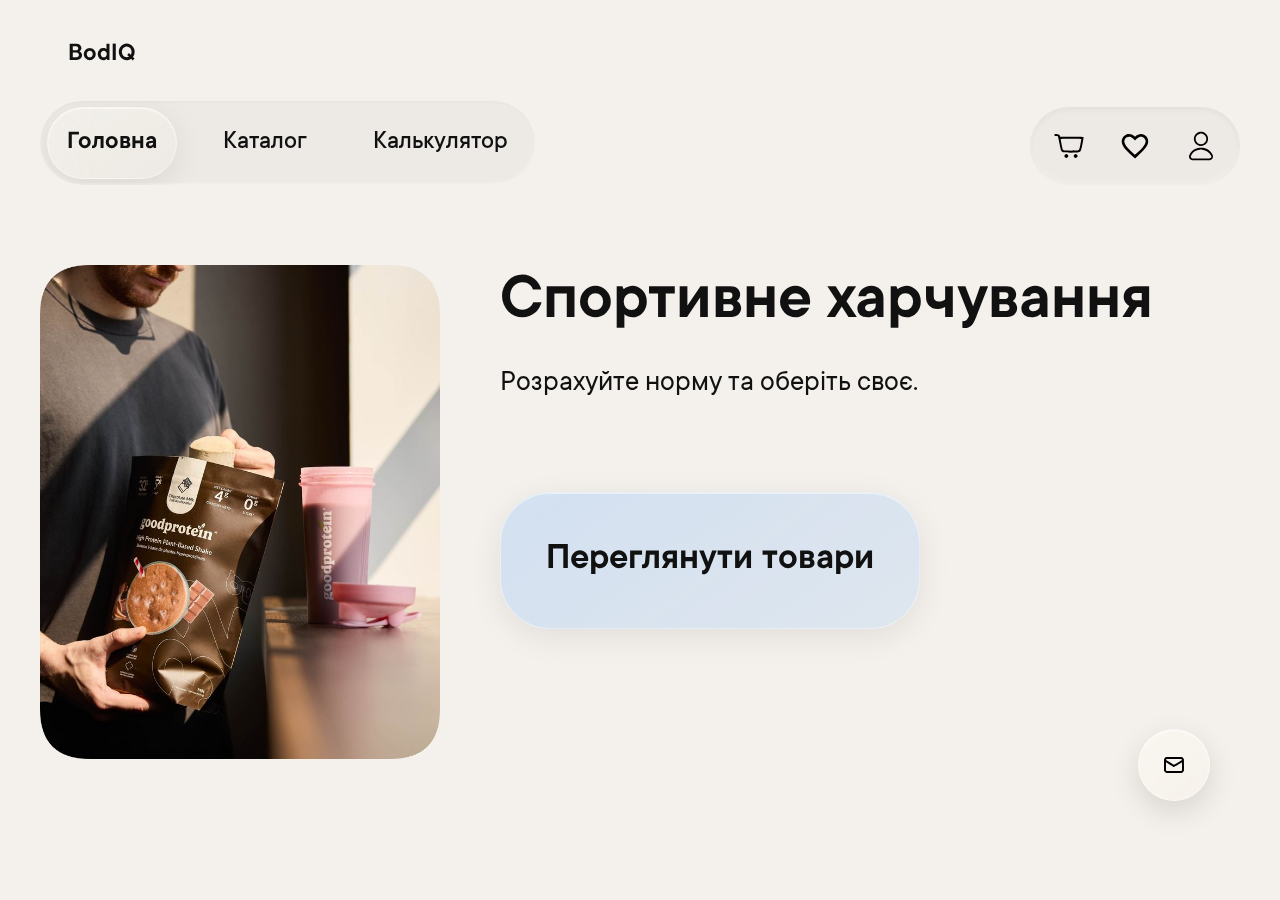
<file: index.html>
<!DOCTYPE html>
<html lang="uk">
<head>
  <meta charset="UTF-8">
  <meta name="viewport" content="width=device-width, initial-scale=1.0">
  <title>BodIQ</title>

  <!-- Шрифты -->
  <link rel="stylesheet" href="fonts.css">

  <!-- Основные стили -->
  <link rel="stylesheet" href="style.css">
</head>
<body>
  <header class="header container">

    <div class="header-left">
      <div class="logo">BodIQ</div>

      <nav class="nav">

  <span class="nav-indicator"></span>

  <a href="index.html" class="nav-item active">Головна</a>
  <a href="catalog.html" class="nav-item">Каталог</a>
  <a href="calculator.html" class="nav-item">Калькулятор</a>

</nav>
    </div>

    <div class="icons">
  <span class="icons-indicator"></span>

  <a class="icon-btn" href="#">
    <img src="icons/cart.svg" alt="Кошик">
  </a>

  <a class="icon-btn" href="#">
    <img src="icons/heart.svg" alt="Список бажань">
  </a>

  <a class="icon-btn" href="#">
    <img src="icons/user.svg" alt="Особистий кабінет">
  </a>
</div>

  </header>

  <main class="container hero">

    <div class="hero-image">
      <img src="images/protein-hero.png" alt="Спортивне харчування">
    </div>

    <div class="hero-content">
      <h1>Спортивне харчування</h1>
      <p>Розрахуйте норму та оберіть своє.</p>
      <a href="catalog.html" class="btn">Переглянути товари</a>
    </div>

    <a href="#" class="floating-mail">
      <img src="icons/mail.svg" alt="Зв'язатися">
    </a>

  </main>

    </main>
  
  <script src="script.js"></script>

</body>
</html>
</file>
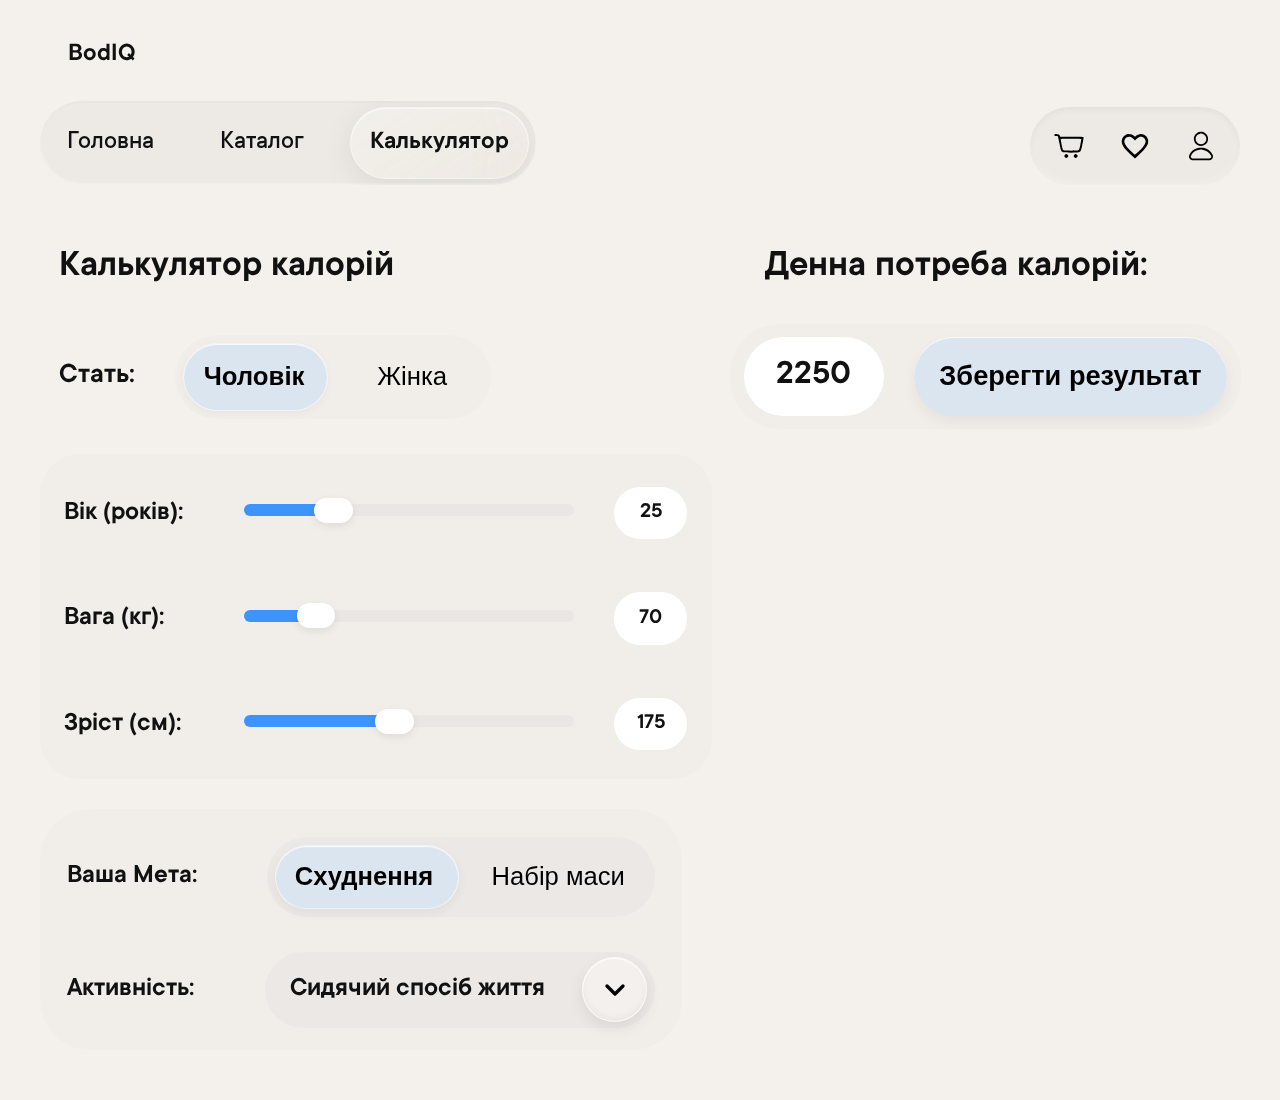
<file: calculator.html>
<!DOCTYPE html>
<html lang="uk">
<head>
  <meta charset="UTF-8">
  <meta name="viewport" content="width=device-width, initial-scale=1.0">
  <title>BodIQ – Калькулятор</title>

  <link rel="stylesheet" href="fonts.css">
  <link rel="stylesheet" href="style.css">
</head>

<body>

  <!-- ================================ HEADER ================================ -->

  <header class="header container">

    <div class="header-left">
      <div class="logo">BodIQ</div>

      <nav class="nav">
        <span class="nav-indicator"></span>
        <a href="index.html" class="nav-item">Головна</a>
        <a href="catalog.html" class="nav-item">Каталог</a>
        <a href="calculator.html" class="nav-item active">Калькулятор</a>
      </nav>
    </div>

    <div class="icons">
      <span class="icons-indicator"></span>

      <a class="icon-btn" href="#">
        <img src="icons/cart.svg" alt="Кошик">
      </a>

      <a class="icon-btn" href="#">
        <img src="icons/heart.svg" alt="Список бажань">
      </a>

      <a class="icon-btn" href="#">
        <img src="icons/user.svg" alt="Особистий кабінет">
      </a>
    </div>

  </header>

  <!-- ================================ MAIN ================================= -->

  <main class="container calculator-page">

    <section class="calculator-section">

      <!-- ================= Левая колонка ================= -->
      <div class="calculator-area">

        <h1 class="calculator-title">Калькулятор калорій</h1>

        <!-- ===== Блок Стать ===== -->
        <div class="gender-block">

          <div class="gender-label">Стать:</div>

          <div class="gender-toggle">
            <div class="gender-indicator"></div>

            <button class="gender-option active" data-gender="male">
              Чоловік
            </button>

            <button class="gender-option" data-gender="female">
              Жінка
            </button>
          </div>

        </div>

        <!-- ===== Блок слайдеров ===== -->
        <div class="sliders-block">

          <!-- Вік -->
          <div class="slider-row">
            <div class="slider-label">Вік (років):</div>
            <div class="slider-wrapper">
              <div class="thumb-bg">
              </div>
              <input type="range" id="ageRange" min="1" max="100" value="25">
            </div>
            <div class="slider-value" id="ageValue">25</div>
          </div>

          <!-- Вага -->
          <div class="slider-row">
            <div class="slider-label">Вага (кг):</div>
            <div class="slider-wrapper">
              <div class="thumb-bg">
              </div>
              <input type="range" id="weightRange" min="30" max="250" value="70">
            </div>
            <div class="slider-value" id="weightValue">70</div>
          </div>

          <!-- Зріст -->
          <div class="slider-row">
            <div class="slider-label">Зріст (см):</div>
            <div class="slider-wrapper">
              <div class="thumb-bg">
              </div>
              <input type="range" id="heightRange" min="130" max="230" value="175">
            </div>
            <div class="slider-value" id="heightValue">175</div>
          </div>

        </div>

        <!-- ===== Блок Ціль та Активність ===== -->
        <div class="goal-activity-block">

          <!-- Ваша мета -->
          <div class="goal-row">

            <div class="goal-label">Ваша Мета:</div>

            <div class="goal-toggle">
              <div class="goal-indicator"></div>

              <button class="goal-option active" data-goal="cut">
                Схуднення
              </button>

              <button class="goal-option" data-goal="bulk">
                Набір маси
              </button>
            </div>

          </div>

          <!-- Активність -->
          <div class="activity-row">

            <div class="activity-label">Активність:</div>

            <div class="activity-select">

              <div class="activity-text">Сидячий спосіб життя</div>

              <button class="activity-btn" type="button">
                <svg viewBox="0 0 24 24" fill="none" stroke="currentColor"
                     stroke-width="2.5" stroke-linecap="round"
                     stroke-linejoin="round" width="22" height="22">
                  <polyline points="6 9 12 15 18 9"></polyline>
                </svg>
              </button>

              <!-- ===== DROPDOWN ===== -->
<div class="activity-dropdown">

  <!-- Двигающаяся капсула -->
  <div class="activity-hover-indicator"></div>

  <div class="activity-option">
    Надзвичайно активний
  </div>

  <div class="activity-option">
    Дуже активний
  </div>

  <div class="activity-option">
    Помірно активний
  </div>

  <div class="activity-option">
    Легка активність
  </div>

  <div class="activity-option active">
    Сидячий спосіб життя
  </div>

</div>
<!-- ===== END DROPDOWN ===== -->
              <!-- ===== END DROPDOWN ===== -->

            </div>

          </div>

        </div>

      </div>
      <!-- ================= Конец левой колонки ================= -->


      <!-- ================= Правая колонка ================= -->
      <div class="result-area">
        <h1 class="result-title">Денна потреба калорій:</h1>
        <div class="result-card">

  <div class="result-value">
    2250
  </div>

  <button class="result-save-btn">
    Зберегти результат
  </button>

</div>
      </div>
      <!-- ================= Конец правой колонки ================= -->

    </section>

  </main>

  <script src="script.js"></script>

</body>
</html>
</file>
<file: fonts.css>
/* Шрифти TTCommons */

@font-face {
  font-family: "TT Commons";
  src: url("fonts/TTCommons-Thin.woff2") format("woff2");
  font-weight: 100;
  font-style: normal;
}

@font-face {
  font-family: "TT Commons";
  src: url("fonts/TTCommons-Extralight.woff2") format("woff2");
  font-weight: 200;
  font-style: normal;
}

@font-face {
  font-family: "TT Commons";
  src: url("fonts/TTCommons-Regular.woff2") format("woff2");
  font-weight: 400;
  font-style: normal;
  font-display: swap;
}

@font-face {
  font-family: "TT Commons";
  src: url("fonts/TTCommons-Medium.woff2") format("woff2");
  font-weight: 500;
  font-style: normal;
}

@font-face {
  font-family: "TT Commons";
  src: url("fonts/TTCommons-DemiBold.woff2") format("woff2");
  font-weight: 600;
  font-style: normal;
  font-display: swap;
}

@font-face {
  font-family: "TT Commons";
  src: url("fonts/TTCommons-Bold.woff2") format("woff2");
  font-weight: 700;
  font-style: normal;
  font-display: swap;
}

@font-face {
  font-family: "TT Commons";
  src: url("fonts/TTCommons-ExtraBold.woff2") format("woff2");
  font-weight: 800;
  font-style: normal;
  font-display: swap;
}

@font-face {
  font-family: "TT Commons";
  src: url("fonts/TTCommons-Black.woff2") format("woff2");
  font-weight: 900;
  font-style: normal;
  font-display: swap;
}
</file>
<file: style.css>
/* ============================ ROOT & RESET ============================= */

/* Змінні (кольори та ефекти для плашок) */
:root {
  --light-bg: rgb(241, 238, 234);
  --dark-bg: rgb(236, 233, 229);

  --block-bg-color: 231, 228, 223;
  --block-opacity: 0.6;
  --block-blur: 10px;
}

/* Базовий reset */
* {
  box-sizing: border-box;
  margin: 0;
  padding: 0;
}

/* Базові стилі сторінки */
body {
  font-family: "TT Commons", sans-serif;
  background: #f4f1ec;
  color: #111;
}

/* Контейнер обмеження ширини */
.container {
  max-width: 1200px;
  margin: 0 auto;
}


/* =============================== HEADER ================================ */

/* Загальна структура header */
.header {
  display: flex;
  justify-content: space-between;
  align-items: flex-end;
  padding: 40px 0;
}

/* Ліва частина header */
.header-left {
  display: flex;
  flex-direction: column;
  gap: 29px;
}

/* Логотип */
.logo {
  font-size: 1.6rem;
  font-weight: 600;
  margin-left: 28px;
}


/* ================================ NAV ================================= */

/* Контейнер навігації */
.nav {
  position: relative;
  overflow: hidden;
  display: flex;
  gap: 26px;
  margin-top: 2px;

  background: rgba(var(--block-bg-color), var(--block-opacity));
  backdrop-filter: blur(var(--block-blur));
  -webkit-backdrop-filter: blur(var(--block-blur));

  padding: 7px;
  border-radius: 50px;

  box-shadow:
    inset 0 1px 3px rgba(0, 0, 0, 0.04),
    inset 0 -1px 3px rgba(255, 255, 255, 0.6);
}

/* Індикатор активної вкладки */
.nav-indicator {
  position: absolute;
  top: 6px;
  bottom: 6px;
  left: 0px;
  width: 160px;
  border-radius: 40px;

  background: linear-gradient(
    145deg,
    rgba(255, 255, 255, 0.35),
    rgba(255, 255, 255, 0.1)
  );

  backdrop-filter: blur(25px) saturate(160%);
  -webkit-backdrop-filter: blur(25px) saturate(160%);

  border: 1px solid rgba(255, 255, 255, 0.4);

  box-shadow:
    0 8px 32px rgba(0, 0, 0, 0.08),
    inset 0 1px 0 rgba(255, 255, 255, 0.6);

  transition: transform 0.35s ease, width 0.35s ease;
  z-index: 0;
}

/* Вимкнення анімації (для переходу між сторінками) */
.nav-indicator.no-transition {
  transition: none;
}

/* Пункти меню */
.nav-item {
  position: relative;
  z-index: 1;

  display: flex;
  align-items: center;
  justify-content: center;

  font-size: 1.6rem;
  font-weight: 500;
  text-decoration: none;
  color: #111;
  padding: 20px 20px;
  border-radius: 40px;

  transition: transform 0.1s ease;
}

.nav-item.active {
  font-weight: 600;
}

.nav-item:active {
  transform: scale(0.97);
}


/* ================================ ICONS ================================ */

/* Контейнер іконок */
.icons {
  position: relative;
  overflow: hidden;

  display: flex;
  gap: 6px;

  background: rgba(var(--block-bg-color), var(--block-opacity));
  backdrop-filter: blur(var(--block-blur));
  -webkit-backdrop-filter: blur(var(--block-blur));

  padding: 9px;
  border-radius: 50px;

  box-shadow:
    inset 0 2px 6px rgba(0, 0, 0, 0.06),
    inset 0 -2px 6px rgba(255, 255, 255, 0.4);
}

/* Рухомий індикатор для іконок */
.icons-indicator {
  position: absolute;
  top: 10px;
  bottom: 10px;
  width: 0px;
  opacity: 0;
  border-radius: 40px;

  background: linear-gradient(
    145deg,
    rgba(255,255,255,0.35),
    rgba(255,255,255,0.1)
  );

  backdrop-filter: blur(25px) saturate(160%);
  -webkit-backdrop-filter: blur(25px) saturate(160%);

  border: 1px solid rgba(255,255,255,0.4);

  box-shadow:
    0 8px 32px rgba(0,0,0,0.08),
    inset 0 1px 0 rgba(255,255,255,0.6);

  transition: transform 0.35s ease;
  z-index: 0;
}

/* Кнопки-іконки */
.icon-btn {
  position: relative;
  z-index: 1;

  display: flex;
  align-items: center;
  justify-content: center;

  width: 60px;
  height: 60px;
  border-radius: 40px;
  text-decoration: none;

  transition: transform 0.2s ease;
}

.icon-btn img {
  width: 32px;
  height: 32px;
  object-fit: contain;
}

.icon-btn:hover {
  transform: scale(1.05);
}

.icon-btn:active {
  transform: scale(0.96);
}


/* ================================ HERO ================================= */

/* Основна hero-секція */
.hero {
  display: flex;
  align-items: flex-start;
  gap: 5%;
  margin-top: 40px;
  position: relative;
}

/* Зображення hero */
.hero-image img {
  max-width: 400px;
  width: 100%;
  height: auto;
  border-radius: 20px;
}

/* Контент hero */
.hero-content {
  max-width: 1000px;
}

.hero-content h1 {
  font-size: 4.2rem;
  font-weight: 600;
  margin-bottom: 25px;
}

.hero-content p {
  font-size: 1.9rem;
  margin-bottom: 90px;
}


/* ====================== Кнопка в hero ====================== */

.btn {
  display: inline-block;
  padding: 45px 45px;

  background: linear-gradient(
    145deg,
    rgba(206, 222, 241, 0.9),
    rgba(206, 222, 241, 0.6)
  );

  backdrop-filter: blur(25px) saturate(160%);
  -webkit-backdrop-filter: blur(25px) saturate(160%);

  border-radius: 50px;
  border: 1px solid rgba(255, 255, 255, 0.4);

  box-shadow:
    0 8px 32px rgba(0, 0, 0, 0.08),
    inset 0 1px 0 rgba(255, 255, 255, 0.5);

  text-decoration: none;
  color: #111;
  font-size: 2.4rem;
  font-weight: 600;

  transition: transform 0.2s ease;
}

.btn:hover {
  transform: translateY(-3px);
}

.btn:active {
  transform: scale(0.97);
}


/* ====================== Плаваюча кнопка (пошта / чат) ====================== */

.floating-mail {
  position: absolute;
  right: 30px;
  top: 100%;
  transform: translateY(-50%);

  width: 72px;
  height: 72px;
  border-radius: 50%;

  background: linear-gradient(
    145deg,
    rgba(255, 255, 255, 0.35),
    rgba(255, 255, 255, 0.1)
  );

  backdrop-filter: blur(25px) saturate(160%);
  -webkit-backdrop-filter: blur(25px) saturate(160%);

  border: 1px solid rgba(255, 255, 255, 0.4);

  box-shadow:
    0 10px 30px rgba(0, 0, 0, 0.12),
    inset 0 1px 0 rgba(255, 255, 255, 0.6);

  display: flex;
  align-items: center;
  justify-content: center;

  transition: transform 0.2s ease, box-shadow 0.2s ease;
}

.floating-mail img {
  width: 24px;
  height: 24px;
}

.floating-mail:hover {
  transform: translateY(-50%) scale(1.05);
}


/* ============================== RESPONSIVE ============================= */

@media (max-width: 900px) {

  /* Hero переходить у колонку */
  .hero {
    flex-direction: column;
    text-align: center;
  }

  .hero-content {
    max-width: 100%;
  }

}


/* ============================================================================================================================================================================================= */
/* ============================================================ Сторінка каталогу ============================================================================================================== */
/* ============================================================================================================================================================================================= */

.catalog-container { 
  padding-left: 0;
  padding-right: 0;
}


/* ====================== Загальний layout каталогу ===================== */

.catalog {
  display: grid;
  grid-template-columns: 235px 1fr;
  gap: 60px;
  margin-top: 40px;
  align-items: start;
}


/* ====================== Сітка товарів ================================ */

.products-grid {
  display: grid;
  grid-template-columns: repeat(3, 1fr);
  gap: 8px 18px; /* row-gap column-gap */
  justify-content: start;
  min-height:350px; /* тимчасова висота */
}

/* ============= Назва Фільтр =============== */

.filters-title {
  font-size: 1.6rem;
  font-weight: 600;
  margin-bottom: 20px;
  margin-top: -15px;
  margin-left: 30px;
}

/* ======== Тимчасова відладка фільтра ===== */

.filters {
  width: 235px;
  display: flex;
  flex-direction: column;
  gap: 15px; /* відстань між плашками */
  
}


/* ============================= Фільтр Ціни ============================ */


/* ============ Основна плашка ============ */

.price-filter {
  width: 235px;
  height: 183.2px;
  background: rgb(241, 238, 234);
  border-radius: 50px;
  position: relative;
}


/* ====== Капсула з назвою "Ціна" ======= */

.price-title {
  position: absolute;
  top: 16px;
  left: 19px;

  width: 74.8px;
  height: 44.9px;
  background: rgb(236, 233, 229);
  border-radius: 50px;

  display: flex;
  align-items: center;
  justify-content: center;

  font-size: 22px;
  font-weight: 600;
  line-height: 1;
  text-align: center;
}


/* ====================== Капсули зі значеннями мін/макс ====================== */

.price-values {
  position: absolute;
  top: 78px;
  left: 19px;
  right: 20px;

  display: flex;
  justify-content: space-between;
}

.price-value {
  width: 74.8px;
  height: 44.5px;
  background: rgb(248, 247, 245);
  border-radius: 50px;

  display: flex;
  align-items: center;
  justify-content: center;

  font-weight: 700;
}

/* ============================= Слайдер ================================ */

/* ====================== Контейнер слайдера ====================== */

.range-wrapper {
  position: absolute;
  bottom: 20px;
  left: 20px;
  right: 20px;
  width: 193.5px;
  height: 25.4px;
}


/* ====================== Загальна сіра доріжка ====================== */

.range-track {
  position: absolute;
  top: 50%;
  transform: translateY(-50%);
  width: 100%;
  height: 6.6px;
  background: rgb(233, 230, 228);
  border-radius: 50px;
}


/* ====================== Активна синя частина ====================== */

.range-progress {
  position: absolute;
  top: 50%;
  transform: translateY(-50%);
  height: 6.6px;
  background: #0075ff;
  border-radius: 50px;
}


/* ====================== Два input[type="range"] поверх ====================== */

.range-wrapper input[type="range"] {
  appearance: none;
  -webkit-appearance: none;
  position: absolute;
  width: 100%;
  height: 25.4px;
  background: none;
  pointer-events: none;
}


/* ====================== Бігунки ====================== */

.range-wrapper input[type="range"]::-webkit-slider-thumb {
  -webkit-appearance: none;
  appearance: none;
  width: 38.8px;
  height: 25.4px;
  border-radius: 12px;
  background: #ffffff;
  cursor: pointer;
  pointer-events: auto;
  position: relative;
  z-index: 2;
  transition: transform 0.15s ease;
}

.range-wrapper input[type="range"]::-webkit-slider-runnable-track {
  background: none;
}


/* ====================== Анімація бігунка ====================== */

.range-wrapper input[type="range"]:hover::-webkit-slider-thumb {
  transform: scale(1.08);
}

.range-wrapper input[type="range"]:active::-webkit-slider-thumb {
  transform: scale(1.15);
}

/* ============================= Плашка Категорій ============================ */

.categories-filter {
  width: 212.3px;
  height: 340px;
  background: rgb(241, 238, 234);
  border-radius: 50px;
  position: relative;
  margin-top: 20px; /* відступ від плашки з ціною */
}

/* Капсула з назвою */
.categories-title {
  position: absolute;
  top: 21px;
  left: 19px;

  width: 117.2px;
  height: 45px;

  background: rgb(236, 233, 229);
  border-radius: 50px;

  display: flex;
  align-items: center;
  justify-content: center;

  font-size: 22px;
  font-weight: 600;
}

/* Список категорій */
.categories-list {
  position: absolute;
  top: 85px;
  left: 24px;
  display: flex;
  flex-direction: column;
  gap: 18px;
}

.category-item {
  display: flex;
  align-items: center;
  gap: 12px;
  font-size: 20px;
  font-weight: 500;
}

/* Відключаємо стандартний стиль крапочок */

.category-item input[type="radio"] {
  appearance: none;
  -webkit-appearance: none;

  width: 18px;
  height: 18px;
  border-radius: 50%;
  border: 2px solid #9c9c9c;
  background: transparent;

  cursor: pointer;
  transition: all 0.2s ease;
}

/* Створюємо свій */

.category-item input[type="radio"]:checked {
  background: rgb(0, 117, 255);
  border-color: rgb(0, 117, 255);
  box-shadow: 0 0 8px rgba(0,117,255,0.3);
}


/* ===================== Фільтр Виробник ===================== */

.manufacturer-filter {
  width: 238.8px;
  height: 210px;
  background: rgb(241, 238, 234);
  border-radius: 50px;
  position: relative;
  margin-top: 20px;
}

/* Капсула заголовка */
.manufacturer-title {
  position: absolute;
  top: 18px;
  left: 20px;

  padding: 10px 18px;
  background: rgb(236, 233, 229);
  border-radius: 50px;

  font-size: 22px;
  font-weight: 600;
}

/* Список */
.manufacturer-list {
  position: absolute;
  top: 80px;
  left: 24px;

  display: flex;
  flex-direction: column;
  gap: 18px;
}

/* Елементи */
.manufacturer-item {
  display: flex;
  align-items: center;
  gap: 14px;
  font-size: 20px;
  font-weight: 500;
}

/* Кружочки сині показують обраний товар*/
.manufacturer-item input[type="radio"] {
  appearance: none;
  width: 18px;
  height: 18px;
  border-radius: 50%;
  border: 2px solid #9c9c9c;
  cursor: pointer;
  transition: all 0.2s ease;
}

.manufacturer-item input[type="radio"]:checked {
  background: rgb(0, 117, 255);
  border-color: rgb(0, 117, 255);
  box-shadow: 0 0 6px rgba(0,117,255,0.3);
}

/* ============================= Карточка товару ====================*/

.product-card {
  padding: 30px 20px;
  display: flex;
  flex-direction: column;
  align-items: center;
  text-align: center;
}

.product-body {
  background: rgb(237, 234, 231);
  border-radius: 50px;
  padding: 30px;
}

/* ====================== Блок з фотографією ====================== */

.product-image {
  width: 200px;
  height: 200px;
  background: rgb(248, 247, 245);
  border-radius: 30px;

  display: flex;
  align-items: center;
  justify-content: center;
}

.product-image img {
   width: 170px;
   height: 170px;
   object-fit: contain;
   
}

/* ====================== Назва бренду ====================== */
.product-brand {
  font-size: 1.2rem;
  opacity: 0.6;
  margin-bottom: 9px;
  margin-top: 18px;
}

/* ====================== Назва товару ====================== */
.product-title {
  font-size: 1.4rem;
  font-weight: 600;
  margin-bottom: -5px;
}

/* ====================== Капсула з ціною карточки ====================== */

.product-price {
  background: rgb(221, 229, 238);
  border-radius: 50px;
  padding: 8px 18px;
  font-weight: 700;
  font-size: 1.4rem;
  margin-top: 17px;
  
}

/* ====== Зміна кольору посилання на карточці товару ====== */

.product-link {
  text-decoration: none;
  color: inherit;
  display: block;
}

/* ====== Збільшення карточки при наведенні ====== */
.product-link:hover .product-body {
  transform: translateY(-5px);
  transition: 0.2s ease;
}

/* ================================== Пагінація ============================== */

.pagination {
  max-width: 100%;
  margin-left: 450px;
  display: flex;
  align-items: center;
  gap: 20px;
  margin-top: 20px;
  margin-bottom: 60px;
}

/* Загальна плашка для цифр */
.pagination-group {
  display: flex;
  gap: 15px;
  padding: 10px 14px;
  background: rgb(241, 238, 234);
  border-radius: 50px;
}

/* Кружочки */
.page-item {
  width: 48px;
  height: 48px;
  border-radius: 50%;
  background: rgb(236, 233, 229);

  display: flex;
  align-items: center;
  justify-content: center;
  line-height: 1;

  text-decoration: none;
  color: #111;
  font-weight: 400;
  font-size: 22px; 
  transition: all 0.2s ease;
}

.page-item.active {
  font-weight: 600;
}

/* Стрілочка */
.page-item.next {
  background: rgb(236, 233, 229);
}

.page-item svg {
  width: 22px;
  height: 22px;
}

/* Іконка кнопки для переходу на іншу сторінку ( > ) */
.page-item svg {
  width: 22px;
  height: 22px;
}

/* Активна сторінка */
.page-item.active {
  background: rgb(221, 229, 238);
}

/* Hover */
.page-item:hover {
  transform: translateY(-3px);
}

/* ============================================================================================================================================================================================= */
/* =========================================================Сторінка калькулятора ============================================================================================================== */
/* ============================================================================================================================================================================================= */

.calculator-page {
  margin-top: -40px;
}

/* ================================================== ОСНОВНА СІТКА =================================================== */

.calculator-section {
  display: grid;
  grid-template-columns: 1fr 1fr;
  gap: 18px;
  margin-top: 60px;
  align-items: start;
}


/* =================================================== ЗАГОЛОВКИ ====================================================== */

.calculator-title {
  font-size: 2.4rem;
  font-weight: 600;
  margin-left: 19px;
}

.result-title {
  font-size: 2.4rem;
  font-weight: 600;
  margin-left: 35px;
}


/* ==================================================== КОЛОНКИ ======================================================= */

.calculator-area {
  min-height: 725px;
}

.result-area {
  min-height: 602px;
}

/* ================================================== БЛОК СТАТІ ====================================================== */

.gender-block {
  margin-top: 45px;
  display: flex;
  align-items: center;
  gap: 40px;
}

.gender-label {
  font-size: 1.8rem;
  font-weight: 600;
  margin-left: 19px;
}


/* ------------------------------------ Перемикач статі ------------------------------------ */

.gender-toggle {
  --scale: 1.15;

  position: relative;
  width: calc(275px * var(--scale));
  height: calc(73px * var(--scale));
  background: rgb(241, 238, 234);
  border-radius: calc(56px * var(--scale));
  display: flex;
  align-items: center;
}

.gender-indicator {
  position: absolute;
  width: calc(126px * var(--scale));
  height: calc(59px * var(--scale));
  top: calc(7px * var(--scale));
  left: calc(7px * var(--scale));
  border-radius: calc(56px * var(--scale));

  background: rgb(219, 229, 239);

  backdrop-filter: blur(25px) saturate(160%);
  -webkit-backdrop-filter: blur(25px) saturate(160%);

  border: 1px solid rgba(255,255,255,0.6);

  box-shadow:
    0 3px 10px rgba(0, 0, 0, 0.035),
    inset 0 1px 0 rgba(255, 255, 255, 0.8);

  transition: all 0.35s ease;
}


/* ------------------------------------ Стан "Жінка" (активний правий бік) ------------------------------------ */

.gender-toggle.female .gender-indicator {
  left: calc(100% - (126px * var(--scale)) - (7px * var(--scale)));

  background:rgb(242, 211, 214);
}

.gender-option {
  position: relative;
  z-index: 2;
  flex: 1;
  height: 100%;
  border: none;
  background: none;
  font-size: calc(1.4rem * var(--scale));
  font-weight: 500;
  cursor: pointer;
}

.gender-option.active {
  font-weight: 600;
}


/* ===================================================================================================================== */
/* ================================================= БЛОК ПОВЗУНКІВ ================================================== */
/* ===================================================================================================================== */

.sliders-block {
  width: 100%;
  max-width: 672px;
  height: 325px;
  background: rgb(241, 238, 234);
  margin-top: 35px;
  border-radius: 40px;
  padding-top: 33px;
}


/* ------------------------------------ Рядок повзунка ------------------------------------ */

.slider-row {
  display: flex;
  align-items: center;
  margin-bottom: 53px;
}

.slider-row:last-child {
  margin-bottom: 0;
}


/* ------------------------------------ Підпис параметра ------------------------------------ */

.slider-label {
  font-size: 1.7rem;
  font-weight: 600;
  margin-left: 24px;
  width: 172px;
}


/* ------------------------------------ Обгортка повзунка ------------------------------------ */

.slider-wrapper {
  width: 339.5px;
  margin-left: 12px;
  margin-right: 40px; /* відступ до капсули значення */
  position: relative;
}


/* ------------------------------------ Доріжка повзунка ------------------------------------ */

.slider-wrapper input[type="range"] {
  width: 100%;
  height: 12px;
  appearance: none;
  border-radius: 50px;
  background: rgb(233, 230, 228);
  outline: none;
}


/* ------------------------------------ Повзунок (thumb) ------------------------------------ */

/* БАЗА — обычный белый */
.slider-wrapper input[type="range"]::-webkit-slider-thumb {
  appearance: none;
  width: 38.8px;
  height: 25.4px;
  border-radius: 14px;

  background: #ffffff;

  border: none;

  box-shadow:
    0 3px 8px rgba(0,0,0,0.08);

  cursor: pointer;
  transition: all 0.25s ease;
}


/* HOVER — стекло */
.slider-wrapper input[type="range"]:hover::-webkit-slider-thumb {
  background: rgba(255,255,255,0.28);

  backdrop-filter: blur(24px) saturate(150%);
  -webkit-backdrop-filter: blur(24px) saturate(150%);

  border: 1px solid rgba(255,255,255,0.65);

  box-shadow:
    0 8px 20px rgba(0,0,0,0.12),
    inset 0 1px 0 rgba(255,255,255,0.9);

  transform: scale(1.08);
}


/* ACTIVE — объёмная линза (как на 3 картинке) */
.slider-wrapper input[type="range"]:active::-webkit-slider-thumb {
  background: rgba(255,255,255,0.18);

  backdrop-filter: blur(40px) saturate(170%);
  -webkit-backdrop-filter: blur(40px) saturate(170%);

  border: 1px solid rgba(255,255,255,0.8);

  box-shadow:
    0 14px 30px rgba(0,0,0,0.18),
    inset 0 2px 4px rgba(255,255,255,0.95),
    inset 0 -4px 8px rgba(0,0,0,0.08);

  transform: scale(1.18);
}

/* Белая подложка под thumb */
.slider-wrapper::before {
  content: "";
  position: absolute;
  top: 50%;
  transform: translateY(-50%);
  left: 0;

  height: 25.4px;
  width: 0px; /* ширину будем менять */
  border-radius: 14px;

  background: rgba(255,255,255,0.9);

  pointer-events: none;
  transition: width 0.15s ease;
}

.thumb-bg {
  position: absolute;
  top: 50%;
  transform: translateY(-50%);
  height: 25.4px;
  width: 38.8px;
  border-radius: 14px;
  background: rgba(255,255,255,0.95);
  pointer-events: none;
  transition: opacity 0.2s ease;
  opacity: 0;
}

/* ------------------------------------ Капсула значення ------------------------------------ */

.slider-value {
  width: 74.8px;
  height: 52.5px;
  background: rgb(255,255,255);
  border-radius: 26px;
  font-size: 1.4rem;
  font-weight: 600;
  display: flex;
  align-items: center;
  justify-content: center;
  margin-right: 25px;
}

/* =================== Блок Мета + Активність =================== */

.goal-activity-block {
  width: 642.4px;
  background: rgb(241, 238, 234);
  border-radius: 50px;
  margin-top: 30px;
  margin-bottom: 50px;

  padding: 28px 27px 22px 27px;

  display: flex;
  flex-direction: column;
  gap: 35px;
}


/* -------------------- Ваша Мета -------------------- */

.goal-row {
  display: flex;
  align-items: center;
  justify-content: space-between;
}

.goal-label {
  font-size: 1.7rem;
  font-weight: 600;
}

.goal-toggle {
  position: relative;

  width: 388.7px;
  height: 80px;

  background: rgb(236, 232, 229);
  border-radius: 50px;

  display: flex;
  align-items: center;
}

/* Активна капсула */

.goal-indicator {
  position: absolute;
  width: 184.3px;
  height: 63.7px;
  top: 50%;
  transform: translateY(-50%);
  left: 8px;
  border-radius: 50px;

  background: rgb(219, 229, 239);
    

  backdrop-filter: blur(20px) saturate(160%);
  -webkit-backdrop-filter: blur(20px) saturate(160%);

  border: 1px solid rgba(255,255,255,0.6);

  box-shadow:
    0 4px 12px rgba(0,0,0,0.05),
    inset 0 1px 0 rgba(255,255,255,0.8);

  transition: all 0.35s ease;
}

.goal-toggle.bulk .goal-indicator {
  left: calc(100% - 184.3px - 8px);
}

.goal-option {
  flex: 1;
  height: 100%;
  border: none;
  background: none;

  font-size: 1.6rem;
  font-weight: 500;

  cursor: pointer;
  position: relative;
  z-index: 2;
}

.goal-option.active {
  font-weight: 600;
}


/* -------------------- Активність -------------------- */

.activity-row {
  display: flex;
  align-items: center;
  justify-content: space-between;
}

.activity-label {
  font-size: 1.7rem;
  font-weight: 600;
}

/* Плашка */

.activity-select {
  position: relative;

  width: 390px;
  height: 75.9px;

  background: rgb(236, 232, 229);
  border-radius: 50px;

  display: flex;
  align-items: center;
  justify-content: space-between;
  margin-left: auto; 

  padding-left: 25px;
}

.activity-text {
  font-size: 1.7rem;
  font-weight: 600;
}

/* Кнопка */

.activity-btn {
  width: 65px;
  height: 65px;
  border-radius: 50%;
  border: 1px solid rgba(255,255,255,0.6);

  background: rgba(255,255,255,0.35); /* без градиента */
  
  backdrop-filter: blur(18px) saturate(140%);
  -webkit-backdrop-filter: blur(18px) saturate(140%);

   box-shadow:
    0 6px 16px rgba(0,0,0,0.08),       /* мягкая внешняя тень */
    inset 0 1px 0 rgba(255,255,255,0.85),
    inset 0 -3px 6px rgba(0,0,0,0.04);

  margin-right: 8px;

  display: flex;
  align-items: center;
  justify-content: center;

  cursor: pointer;
  transition: transform 0.2s ease, box-shadow 0.2s ease;
}

.activity-btn:hover {
  transform: translateY(-2px);
  box-shadow:
    0 10px 22px rgba(0,0,0,0.10),
    inset 0 1px 0 rgba(255,255,255,0.9),
    inset 0 -3px 6px rgba(0,0,0,0.05);
}

.activity-btn:active {
  transform: translateY(1px);
  box-shadow:
    0 4px 10px rgba(0,0,0,0.12),
    inset 0 2px 6px rgba(0,0,0,0.1);
}

.activity-btn svg {
  width: 32px;
  height: 32px;
  transition: transform 0.25s ease;
}

/* Когда dropdown открыт — поворачиваем стрелку */
.activity-dropdown.open ~ .activity-btn svg,
.activity-select.open .activity-btn svg {
  transform: rotate(180deg);
}

/* =================== DROPDOWN =================== */

:root {
  --dropdown-blur: 28px;
}

.activity-dropdown {
  position: absolute;
  right: 0;
  bottom: 100%;
  z-index: 50;

  width: 354px;

  border-radius: 36px;

  background: rgba(241, 238, 234, 0.7);
  backdrop-filter: blur(24px) saturate(150%);
  border: 1px solid rgba(255, 255, 255, 0.5);
  -webkit-backdrop-filter: blur(var(--dropdown-blur)) saturate(160%);

  box-shadow:
    0 20px 60px rgba(0,0,0,0.08),
    inset 0 1px 0 rgba(255,255,255,0.6);

  padding: 23px 26px 26px 26px;  /* ← главное изменение */

  height: auto;
  min-height: 170px;
  

  display: flex;
  flex-direction: column;
  gap: 10px;

  opacity: 0;
  pointer-events: none;
  transform: translateY(10px);
  transition: all 0.25s ease;

  z-index: 50;
}

.activity-dropdown.open {
  opacity: 1;
  pointer-events: auto;
  transform: translateY(0);
}

.activity-hover-indicator {
  position: absolute;
  left: 26px;
  height: 60px;
  border-radius: 56px;

  background: rgba(219, 229, 239, 0.85);

  backdrop-filter: blur(18px) saturate(150%);
  -webkit-backdrop-filter: blur(18px) saturate(150%);

  border: 1px solid rgba(255,255,255,0.6);
  box-shadow: inset 0 1px 0 rgba(255,255,255,0.7);

  z-index: 1; /* ниже текста */

  pointer-events: none; /* важно */

  transition: top 0.25s ease,
              left 0.25s ease,
              width 0.25s ease;
}

/* Опции */

.activity-option {
  position: relative;
  z-index: 2;
  font-size: 1.6rem;
  font-weight: 600;

  width: fit-content;
  height: 60px;
  padding: 0 25px;

  display: flex;
  align-items: center;

  border-radius: 56px;
  cursor: pointer;

  transition: background 0.25s ease, transform 0.15s ease;
}

.activity-option.active {
  background: transparent;
}



/* ===== Основная плашка ===== */

.result-card {
  width: 511.2px;
  height: 104.8px;

  margin-top: 34px;

  background: rgb(241, 238, 234);
  border-radius: 50px;

  display: flex;
  align-items: center;
  justify-content: space-between;

  padding: 0 14px;
}


/* ===== Капсула значения ===== */

.result-value {
  width: 139.6px;
  height: 78.5px;

  background: rgb(255, 255, 255);
  border-radius: 50px;

  display: flex;
  align-items: center;
  justify-content: center;

  font-size: 2.2rem;
  font-weight: 600;
}


/* ===== Кнопка сохранения ===== */

.result-save-btn {
  width: 313.5px;
  height: 78.5px;

  border-radius: 50px;
  border: none;
  cursor: pointer;

  font-size: 1.7rem;
  font-weight: 600;

  display: flex;
  align-items: center;
  justify-content: center;

  background: rgb(219, 229, 239);

  box-shadow:
  0 6px 14px rgba(0, 0, 0, 0.05),
  inset 0 1px 0 rgba(255,255,255,0.8);

  transition: all 0.25s ease;
}

.result-save-btn:hover {
  transform: translateY(-2px);
  box-shadow:
    0 10px 20px rgba(0, 0, 0, 0.07),
    inset 0 1px 0 rgba(255,255,255,0.9);
}
</file>
